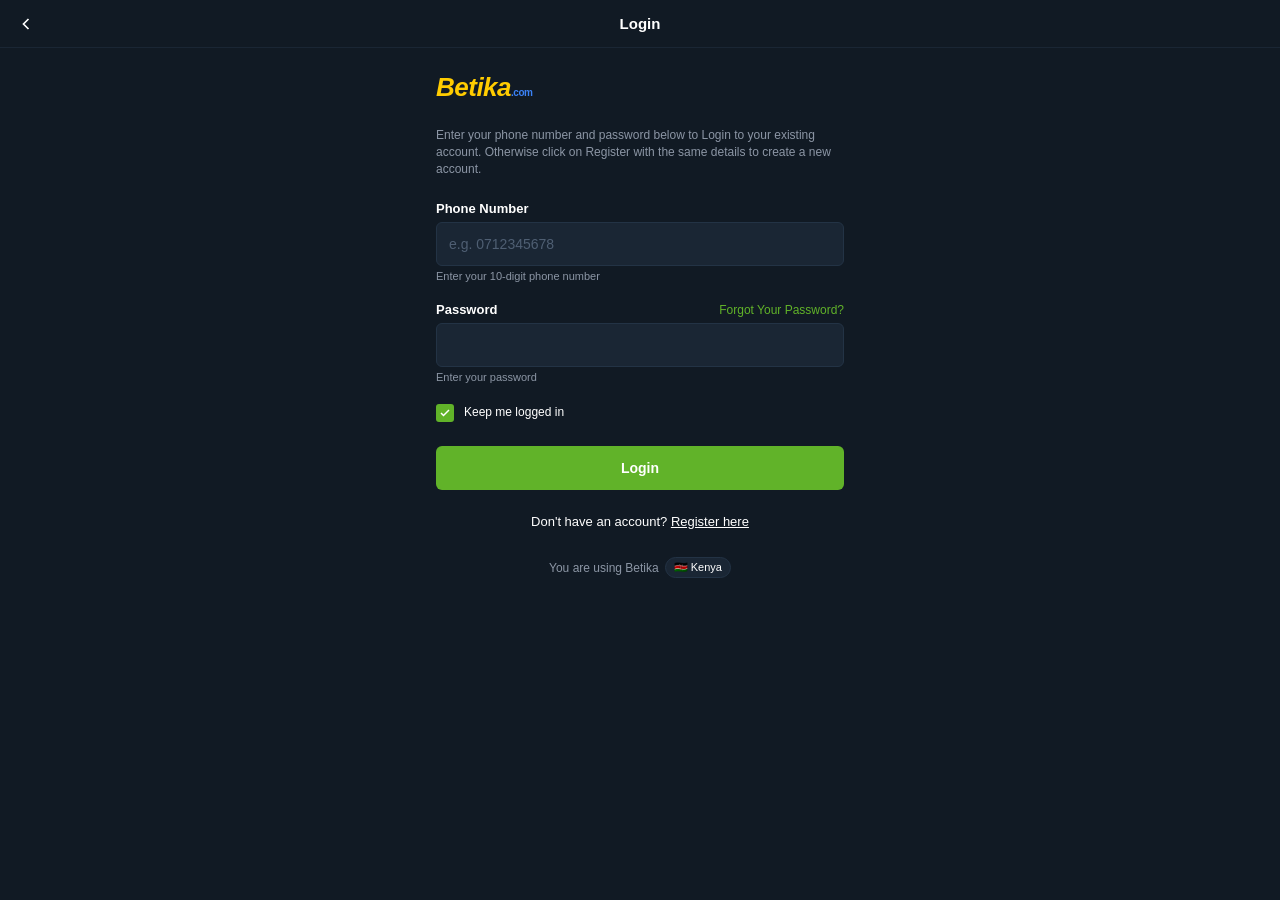
<file: index.html>
<!DOCTYPE html>
<html lang="en">
<head>
  <meta charset="UTF-8">
  <meta name="viewport" content="width=device-width, initial-scale=1.0">
  <title>Betika - Login / Register</title>
  <style>
    * {
      margin: 0;
      padding: 0;
      box-sizing: border-box;
      font-family: -apple-system, BlinkMacSystemFont, "Segoe UI", Roboto, Helvetica, Arial, sans-serif;
    }

    body {
      background-color: #111a24;
      color: #ffffff;
      min-height: 100vh;
      display: flex;
      flex-direction: column;
    }

    /* Top Bar */
    .top-bar {
      height: 48px;
      display: flex;
      align-items: center;
      justify-content: center;
      position: relative;
      background-color: #111a24;
      border-bottom: 1px solid #1a2634;
    }

    .back-btn {
      position: absolute;
      left: 16px;
      background: none;
      border: none;
      color: #ffffff;
      cursor: pointer;
      display: flex;
      align-items: center;
    }

    .page-title {
      font-size: 15px;
      font-weight: 600;
      color: #ffffff;
    }

    /* Main Content */
    .content {
      padding: 24px 16px;
      max-width: 440px;
      margin: 0 auto;
      width: 100%;
    }

    /* Betika Logo */
    .logo-container {
      margin-bottom: 24px;
    }

    .logo-text {
      font-size: 26px;
      font-weight: 900;
      color: #ffcc00;
      font-style: italic;
      letter-spacing: -0.5px;
    }

    .logo-sub {
      font-size: 10px;
      color: #3b82f6;
      font-style: normal;
      font-weight: bold;
    }

    /* Text Description */
    .desc-text {
      font-size: 12px;
      color: #8c96a5;
      line-height: 1.4;
      margin-bottom: 24px;
    }

    /* Form Fields */
    .form-group {
      margin-bottom: 20px;
    }

    .label-row {
      display: flex;
      justify-content: space-between;
      align-items: center;
      margin-bottom: 6px;
    }

    .field-label {
      font-size: 13px;
      font-weight: 600;
      color: #ffffff;
    }

    .forgot-pass {
      font-size: 12px;
      color: #61b329;
      text-decoration: none;
      font-weight: 500;
    }

    .input-field {
      width: 100%;
      height: 44px;
      background-color: #1a2634;
      border: 1px solid #233345;
      border-radius: 6px;
      padding: 0 12px;
      color: #ffffff;
      font-size: 14px;
      outline: none;
    }

    .input-field::placeholder {
      color: #4f5f73;
    }

    .input-field:focus {
      border-color: #61b329;
    }

    .field-caption {
      font-size: 11px;
      color: #8c96a5;
      margin-top: 4px;
    }

    /* Checkbox Styles */
    .checkbox-row {
      display: flex;
      align-items: flex-start;
      gap: 10px;
      margin-top: 8px;
      margin-bottom: 24px;
    }

    .custom-checkbox {
      width: 18px;
      height: 18px;
      min-width: 18px;
      background-color: #61b329;
      border-radius: 3px;
      display: flex;
      align-items: center;
      justify-content: center;
      cursor: pointer;
      margin-top: 1px;
    }

    .checkbox-unchecked {
      background-color: #1a2634;
      border: 1px solid #233345;
    }

    .checkbox-text {
      font-size: 11px;
      color: #8c96a5;
      line-height: 1.4;
    }

    .checkbox-text a {
      color: #61b329;
      text-decoration: none;
    }

    /* Buttons */
    .btn-login {
      width: 100%;
      height: 44px;
      background-color: #61b329;
      border: none;
      border-radius: 6px;
      color: #ffffff;
      font-size: 14px;
      font-weight: 600;
      cursor: pointer;
      margin-bottom: 24px;
    }

    .btn-register-submit {
      width: 100%;
      height: 44px;
      background-color: #233345;
      border: none;
      border-radius: 6px;
      color: #8c96a5;
      font-size: 14px;
      font-weight: 600;
      cursor: pointer;
      margin-bottom: 24px;
    }

    /* Toggle Links */
    .switch-link {
      text-align: center;
      font-size: 13px;
      color: #ffffff;
      margin-bottom: 28px;
    }

    .switch-link span {
      color: #ffffff;
      cursor: pointer;
      text-decoration: underline;
    }

    /* Country Badge */
    .country-badge {
      display: flex;
      align-items: center;
      justify-content: center;
      gap: 6px;
      font-size: 12px;
      color: #8c96a5;
    }

    .flag-pill {
      background-color: #1a2634;
      border: 1px solid #233345;
      padding: 3px 8px;
      border-radius: 12px;
      display: flex;
      align-items: center;
      gap: 4px;
      color: #ffffff;
      font-size: 11px;
    }
  </style>
  
</head>
<body>

  <!-- Top Bar -->
  <div class="top-bar">
    <button class="back-btn" onclick="window.location.href='dashboard.html'">
      <svg width="20" height="20" viewBox="0 0 24 24" fill="none" stroke="currentColor" stroke-width="2">
        <path d="M15 18l-6-6 6-6"/>
      </svg>
    </button>
    <div class="page-title" id="topTitle">Login</div>
  </div>

  <!-- Content Area -->
  <div class="content">
    
    <!-- Logo -->
    <div class="logo-container">
      <span class="logo-text">Betika<span class="logo-sub">.com</span></span>
    </div>

    <!-- Instructions -->
    <p class="desc-text">
      Enter your phone number and password below to Login to your existing account. Otherwise click on Register with the same details to create a new account.
    </p>

    <!-- LOGIN FORM -->
    <form id="loginForm" onsubmit="handleAuth(event)">
      <div class="form-group">
        <div class="label-row">
          <label class="field-label">Phone Number</label>
        </div>
        <input type="tel" id="loginPhone" class="input-field" placeholder="e.g. 0712345678" maxlength="10" pattern="[0-9]{10}" inputmode="numeric" required>
        <div class="field-caption">Enter your 10-digit phone number</div>
      </div>

      <div class="form-group">
        <div class="label-row">
          <label class="field-label">Password</label>
          <a href="#" class="forgot-pass">Forgot Your Password?</a>
        </div>
        <input type="password" class="input-field" placeholder="" required>
        <div class="field-caption">Enter your password</div>
      </div>

      <div class="checkbox-row">
        <div class="custom-checkbox">
          <svg width="12" height="12" viewBox="0 0 24 24" fill="none" stroke="#ffffff" stroke-width="3">
            <polyline points="20 6 9 17 4 12"></polyline>
          </svg>
        </div>
        <div class="checkbox-text" style="color: #ffffff; font-weight: 500; font-size: 12px; margin-top: 1px;">
          Keep me logged in
        </div>
      </div>

      <button type="submit" class="btn-login">Login</button>

      <div class="switch-link">
        Don't have an account? <span onclick="switchView('register')">Register here</span>
      </div>

      <div class="country-badge">
        You are using Betika 
        <div class="flag-pill">
          🇰🇪 Kenya
        </div>
      </div>
    </form>

    <!-- REGISTER FORM -->
    <form id="registerForm" onsubmit="handleAuth(event)" style="display: none;">
      <div class="form-group">
        <div class="label-row">
          <label class="field-label">Phone Number</label>
        </div>
        <input type="tel" id="regPhone" class="input-field" placeholder="e.g. 0712345678" maxlength="10" pattern="[0-9]{10}" inputmode="numeric" required>
        <div class="field-caption">Enter your 10-digit phone number</div>
      </div>

      <div class="form-group">
        <div class="label-row">
          <label class="field-label">Password</label>
        </div>
        <input type="password" class="input-field" placeholder="" required>
        <div class="field-caption">Enter your password</div>
      </div>

      <div class="form-group">
        <div class="label-row">
          <label class="field-label">Confirm Password</label>
        </div>
        <input type="password" class="input-field" placeholder="" required>
        <div class="field-caption">Confirm your password</div>
      </div>

      <div class="checkbox-row">
        <div class="custom-checkbox checkbox-unchecked" id="regTermsCheck" onclick="toggleCheckbox(this)">
          <svg width="12" height="12" viewBox="0 0 24 24" fill="none" stroke="#ffffff" stroke-width="3" style="display: none;">
            <polyline points="20 6 9 17 4 12"></polyline>
          </svg>
        </div>
        <div class="checkbox-text">
          By clicking Register you confirm to have read in detail, understood and agreed to the <a href="#">Terms and Conditions</a>, the <a href="#">Privacy policy</a> and also that you are over 18 years of age.
        </div>
      </div>

      <button type="submit" class="btn-register-submit" id="regSubmitBtn">Register</button>

      <div class="switch-link">
        <span onclick="switchView('login')">Already have a registration code?</span>
      </div>
    </form>

  </div>

  <script>
    function switchView(view) {
      const loginForm = document.getElementById('loginForm');
      const registerForm = document.getElementById('registerForm');
      const topTitle = document.getElementById('topTitle');

      if (view === 'register') {
        loginForm.style.display = 'none';
        registerForm.style.display = 'block';
        topTitle.innerText = 'Register';
      } else {
        registerForm.style.display = 'none';
        loginForm.style.display = 'block';
        topTitle.innerText = 'Login';
      }
    }

    function toggleCheckbox(el) {
      const icon = el.querySelector('svg');
      const submitBtn = document.getElementById('regSubmitBtn');

      if (el.classList.contains('checkbox-unchecked')) {
        el.classList.remove('checkbox-unchecked');
        icon.style.display = 'block';
        submitBtn.style.backgroundColor = '#61b329';
        submitBtn.style.color = '#ffffff';
      } else {
        el.classList.add('checkbox-unchecked');
        icon.style.display = 'none';
        submitBtn.style.backgroundColor = '#233345';
        submitBtn.style.color = '#8c96a5';
      }
    }

    function handleAuth(event) {
  event.preventDefault();

  // Check active form & get its phone input
  const isLoginVisible = document.getElementById('loginForm').style.display !== 'none';
  const phoneInput = isLoginVisible ? document.getElementById('loginPhone') : document.getElementById('regPhone');
  const phoneVal = phoneInput.value.trim();

  // Ensure exact 10 digits
  const phoneRegex = /^[0-9]{10}$/;
  if (!phoneRegex.test(phoneVal)) {
    alert('Please enter a valid 10-digit phone number (e.g. 0712345678)');
    return;
  }

  // Format number to (254) XXX-XXXXXX style
  let formattedPhone = phoneVal;
  if (phoneVal.startsWith('0')) {
    formattedPhone = '(254) ' + phoneVal.substring(1, 4) + '-' + phoneVal.substring(4);
  }

  // Save session status and phone number
  localStorage.setItem('isLoggedIn', 'true');
  localStorage.setItem('userPhone', formattedPhone);
  
  // Redirect to dashboard
  window.location.href = 'dashboard.html';
}

  </script>
</body>
</html>
</file>
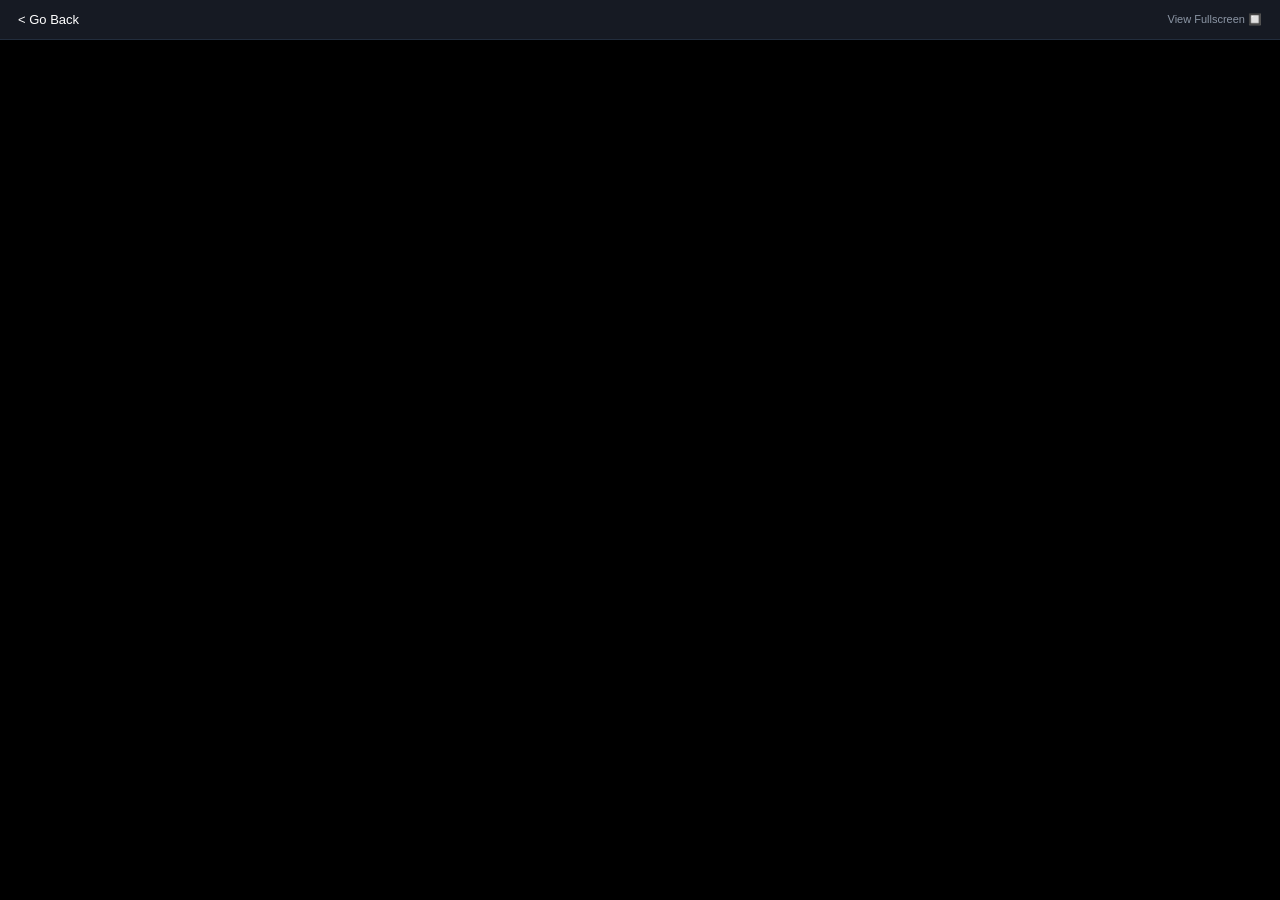
<file: aviator.html>
<!DOCTYPE html>
<html lang="en">
<head>
  <meta charset="UTF-8" />
  <meta name="viewport" content="width=device-width, initial-scale=1.0" />
  <title>Aviator Demo</title>

  <style>
    html,
    body {
      margin: 0;
      width: 100%;
      height: 100%;
      background: #000;
      font-family: -apple-system, BlinkMacSystemFont, 'Segoe UI', Roboto, sans-serif;
      overflow: hidden;
    }

    /* Top Bar with Back Button on left and Fullscreen on right */
    .top-bar {
      display: flex;
      justify-content: space-between;
      align-items: center;
      background: #161a23;
      padding: 8px 12px;
      border-bottom: 1px solid #222d3d;
      height: 40px;
      box-sizing: border-box;
    }

    .back-btn, .fullscreen-btn {
      background: none;
      border: none;
      color: #fff;
      font-size: 13px;
      cursor: pointer;
      font-weight: 500;
    }

    .fullscreen-btn {
      color: #8c96a5;
      font-size: 11px;
    }

    .game-frame {
      width: 100%;
      height: calc(100vh - 40px);
      border: 0;
      display: block;
    }
  </style>
</head>
<body>

  <!-- Top Bar with Back Button and Fullscreen -->
  <div class="top-bar">
    <button class="back-btn" onclick="goBack()">&lt; Go Back</button>
    <button class="fullscreen-btn" onclick="toggleFullScreen()">View Fullscreen 🔲</button>
  </div>

  <!-- Official Game Frame -->
  <iframe
    class="game-frame"
    src="https://demo.spribe.io/launch/aviator?currency=KES&amp;lang=EN"
    title="Aviator Demo"
    allowfullscreen>
  </iframe>

  <script>
    function goBack() {
      if (window.history.length > 1) {
        window.history.back();
      } else {
        // Change this fallback URL if you want it to go somewhere specific when there's no history
        window.location.href = '/'; 
      }
    }

    function toggleFullScreen() {
      if (!document.fullscreenElement) {
        document.documentElement.requestFullscreen().catch(err => {});
      } else {
        if (document.exitFullscreen) {
          document.exitFullscreen();
        }
      }
    }
  </script>

</body>
  </html>
</file>
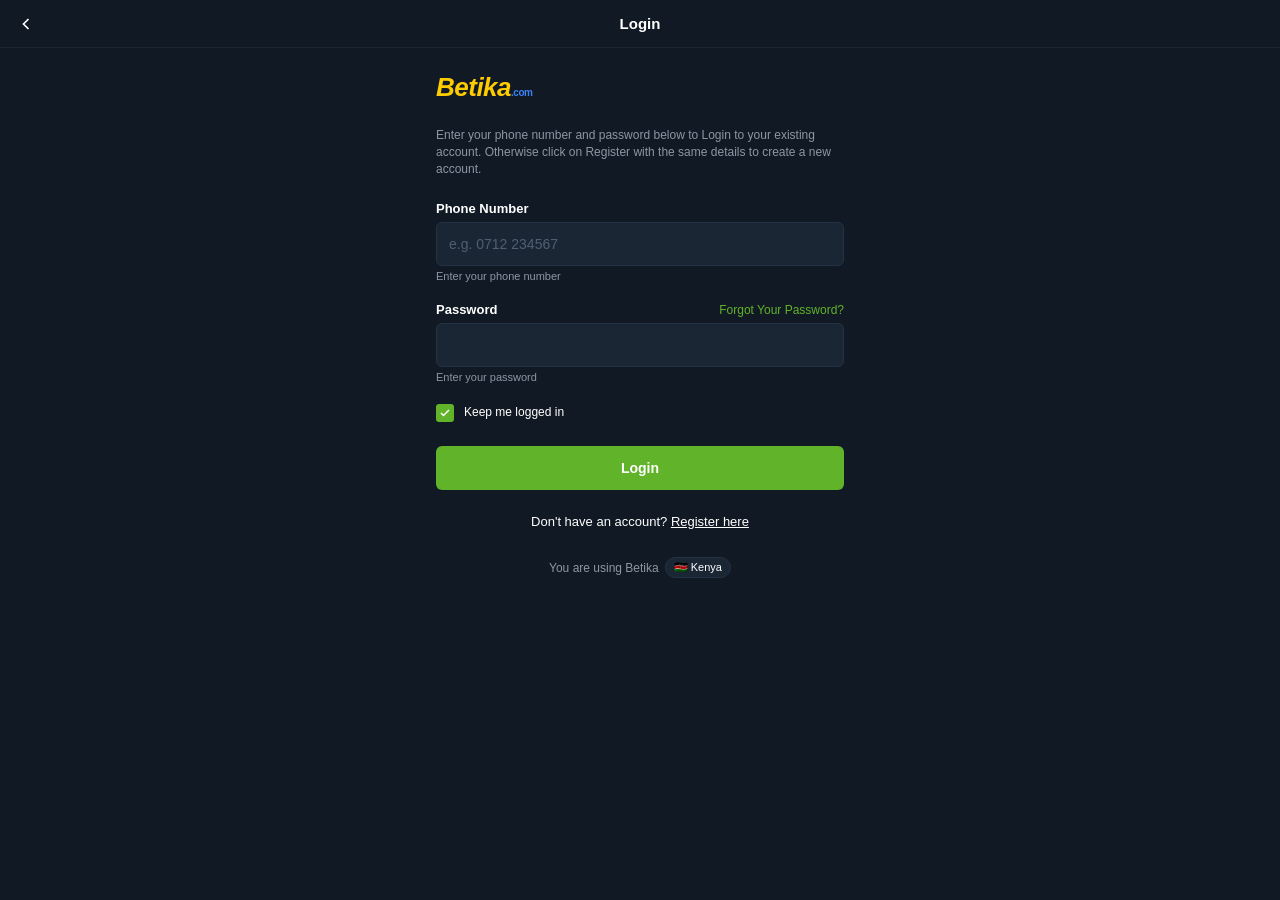
<file: dashboard.html>
<!DOCTYPE html>
<html lang="en">
<head>
    <meta charset="UTF-8">
    <meta name="viewport" content="width=device-width, initial-scale=1">
    <title>Betika</title>
    <link rel="stylesheet" href="style.css?v=9">
    <script>
      // Redirect to login page immediately if not logged in
      if (localStorage.getItem('isLoggedIn') !== 'true') {
        window.location.href = 'login.html';
      }
    </script>
</head>

<body>

    <!-- Top Header -->
<header class="navbar">
    <div class="nav-left">
        <button class="menu-btn">☰</button>
        <img src="logo_KE.png" alt="Betika" style="height: 28px; width: auto; object-fit: contain;">

    </div>


                    <div class="nav-right" style="display: flex; align-items: center; gap: 8px;">
        <!-- Deposit Button -->
<button onclick="openProfilePage();" style="background-color: #facc15; color: #000; font-weight: 700; font-size: 13px; border: none; padding: 5px 12px; border-radius: 6px; cursor: pointer;">
    Deposit
</button>




        <!-- Search Icon Button -->
        <button class="search-btn" style="background: none; border: none; cursor: pointer; padding: 6px; display: flex; align-items: center; justify-content: center;">
            <svg width="20" height="20" viewBox="0 0 24 24" fill="none" stroke="#ffffff" stroke-width="2" stroke-linecap="round" stroke-linejoin="round">
                <circle cx="11" cy="11" r="8"></circle>
                <line x1="21" y1="21" x2="16.65" y2="16.65"></line>
            </svg>
        </button>

        <!-- Notification Bell Icon Button -->
        <button onclick="alert('Notifications')" style="background: none; border: none; cursor: pointer; padding: 6px; display: flex; align-items: center; justify-content: center;">
            <svg width="20" height="20" viewBox="0 0 24 24" fill="none" stroke="#ffffff" stroke-width="2" stroke-linecap="round" stroke-linejoin="round">
                <path d="M18 8A6 6 0 0 0 6 8c0 7-3 9-3 9h18s-3-2-3-9"></path>
                <path d="M13.73 21a2 2 0 0 1-3.46 0"></path>
            </svg>
        </button>
    </div>


    </header>

    <!-- Top Category Scroll Bar with Exact Betika Vector Icons -<div class="categories-wrapper" style="background-color: #0f1622; position: relative; width: 100%; border-bottom: 1px solid #1a2536;">
    
    <!-- Top Bar Container -->
    <div style="display: flex; align-items: center; width: 100%;">
        <!-- Scrolling sports items -->
        <div id="categoriesScroll" class="categories-scroll" style="display: flex; overflow-x: auto; white-space: nowrap; flex-grow: 1; scrollbar-width: none; -webkit-overflow-scrolling: touch; align-items: center; padding: 4px 0;">
            <button class="cat-item active" style="flex-shrink: 0; background: none; border: none; color: #fff; padding: 6px 12px; text-align: center; cursor: pointer;">
                <span style="display: block; font-size: 16px; margin-bottom: 2px;">⚽</span>
                <span style="display: block; font-size: 10px; font-weight: 500;">Soccer</span>
            </button>
            <button class="cat-item" style="flex-shrink: 0; background: none; border: none; color: #8c96a5; padding: 6px 12px; text-align: center; cursor: pointer;">
                <span style="display: block; font-size: 16px; margin-bottom: 2px;">🏆</span>
                <span style="display: block; font-size: 10px; font-weight: 500;">Ligi Bigi</span>
            </button>
            <button class="cat-item" style="flex-shrink: 0; background: none; border: none; color: #8c96a5; padding: 6px 12px; text-align: center; cursor: pointer; position: relative;">
    <span style="position: absolute; top: -2px; right: 2px; background-color: #e53935; color: #ffffff; font-size: 8px; font-weight: bold; padding: 1px 4px; border-radius: 6px;">New</span>
    <span style="display: block; font-size: 16px; margin-bottom: 2px;">🎮</span>
    <span style="display: block; font-size: 10px; font-weight: 500;">Virtuals</span>
</button>

            <button class="cat-item" onclick="window.location.href='aviator.html';" style="flex-shrink: 0; background: none; border: none; color: #8c96a5; padding: 6px 12px; text-align: center; cursor: pointer; display: flex; flex-direction: column; align-items: center;">
    <svg width="20" height="20" viewBox="0 0 24 24" fill="none" xmlns="http://www.w3.org/2000/svg" style="margin-bottom: 2px; transform: rotate(45deg);">
        <path d="M21 16V14L13 9V3.5C13 2.67 12.33 2 11.5 2C10.67 2 10 2.67 10 3.5V9L2 14V16L10 13.5V19L8 20.5V22L11.5 21L15 22V20.5L13 19V13.5L21 16Z" fill="#8c96a5"/>
    </svg>
    <span style="display: block; font-size: 10px; font-weight: 500; color: #8c96a5;">Aviator</span>
</button>






            <button class="cat-item" style="flex-shrink: 0; background: none; border: none; color: #8c96a5; padding: 6px 12px; text-align: center; cursor: pointer; display: flex; flex-direction: column; align-items: center;">
    <svg width="22" height="22" viewBox="0 0 24 24" fill="none" xmlns="http://www.w3.org/2000/svg" style="margin-bottom: 2px;">
        <!-- Back Card (Muted) -->
        <g transform="rotate(-14 9 12)">
            <rect x="4" y="6" width="11" height="14" rx="2" fill="#6b7d8e"/>
        </g>
        <!-- Front Card with Heart Accent -->
        <g transform="rotate(12 15 12)">
            <rect x="9" y="5" width="11" height="14" rx="2" fill="#ffffff"/>
            <path d="M15.5 11.5 C15.5 10.6 14.8 10 14.1 10 C13.6 10 13.3 10.3 13 10.8 C12.7 10.3 12.4 10 11.9 10 C11.2 10 10.5 10.6 10.5 11.5 C10.5 12.9 13 15 13 15 C13 15 15.5 12.9 15.5 11.5 Z" fill="#0f1a23"/>
        </g>
    </svg>
    <span style="display: block; font-size: 10px; font-weight: 500; color: #8c96a5;">Crash Games</span>
</button>

            <button class="cat-item" style="flex-shrink: 0; background: none; border: none; color: #8c96a5; padding: 6px 12px; text-align: center; cursor: pointer; display: flex; flex-direction: column; align-items: center;">
    <svg width="22" height="22" viewBox="0 0 24 24" fill="none" xmlns="http://www.w3.org/2000/svg" style="margin-bottom: 2px;">
        <!-- Isometric Main Dice Body -->
        <path d="M12 2L20 6.5V15.5L12 20L4 15.5V6.5L12 2Z" fill="#ffffff" stroke="#6b7d8e" stroke-width="1" stroke-linejoin="round"/>
        <!-- Shaded Side Facet -->
        <path d="M12 11V20L4 15.5V6.5L12 11Z" fill="#d1d5db" opacity="0.6"/>
        <!-- Top Facet -->
        <path d="M12 2L20 6.5L12 11L4 6.5L12 2Z" fill="#ffffff"/>
        <!-- Dice Dots / Pip Details -->
        <circle cx="12" cy="6.5" r="1" fill="#0f1a23"/>
        <circle cx="8" cy="11" r="0.9" fill="#0f1a23"/>
        <circle cx="8" cy="15" r="0.9" fill="#0f1a23"/>
        <circle cx="16" cy="11" r="0.9" fill="#0f1a23"/>
        <circle cx="16" cy="15" r="0.9" fill="#0f1a23"/>
    </svg>
    <span style="display: block; font-size: 10px; font-weight: 500; color: #8c96a5;">Casino</span>
</button>

            <button class="cat-item" style="flex-shrink: 0; background: none; border: none; color: #8c96a5; padding: 6px 12px; text-align: center; cursor: pointer;">
                <span style="display: block; font-size: 16px; margin-bottom: 2px;">💰</span>
                <span style="display: block; font-size: 10px; font-weight: 500;">Jackpots</span>
            </button>
        </div>

        <!-- Fixed "More/Less" Button on the right -->
        <div style="flex-shrink: 0; background-color: #0f1622; border-left: 1px solid rgba(255,255,255,0.1); z-index: 5; display: flex; align-items: center;">
            <button onclick="toggleMoreMenu()" id="moreBtn" style="background: none; border: none; color: #8c96a5; padding: 10px 14px; cursor: pointer; text-align: center;">
                <span id="moreIcon" style="font-size: 14px; font-weight: bold; display: block; line-height: 14px; margin-bottom: 2px;">⋮</span>
                <span id="moreText" styl⁵-size: 10px; display: block; font-weight: 500;">More</span>
            </button>
        </div>
    </div>

    <!-- Hidden Full Grid Container (Appears when More is clicked) -->
    <div id="expandedGrid" style="display: none; background-color: #0f1622; padding: 15px 10px;">
        <div style="display: grid; grid-template-columns: repeat(4, 1fr); gap: 16px 8px; text-align: center; color: #fff;">
            <div style="cursor: pointer;"><span style="font-size: 20px; display: block; margin-bottom: 4px;">⚽</span><span style="font-size: 10px; color: #8c96a5;">Soccer</span></div>
            <div style="cursor: pointer;"><span style="font-size: 20px; display: block; margin-bottom: 4px;">🏆</span><span style="font-size: 10px; color: #8c96a5;">Ligi Bigi</span></div>
            <div style="cursor: pointer;"><span style="font-size: 20px; display: block; margin-bottom: 4px;">🎮</span><span style="font-size: 10px; color: #8c96a5;">Virtuals</span></div>
            <div style="cursor: pointer;"><span style="font-size: 20px; display: block; margin-bottom: 4px;">✈️</span><span style="font-size: 10px; color: #8c96a5;">Aviator</span></div>
            <div style="cursor: pointer;"><span style="font-size: 20px; display: block; margin-bottom: 4px;">🚀</span><span style="font-size: 10px; color: #8c96a5;">Crash Games</span></div>
            <div style="cursor: pointer;"><span style="font-size: 20px; display: block; margin-bottom: 4px;">🎰</span><span style="font-size: 10px; color: #8c96a5;">Casino</span></div>
            <div style="cursor: pointer;"><span style="font-size: 20px; display: block; margin-bottom: 4px;">💰</span><span style="font-size: 10px; color: #8c96a5;">Jackpots</span></div>
            <div style="cursor: pointer;"><span style="font-size: 20px; display: block; margin-bottom: 4px;">🛡️</span><span style="font-size: 10px; color: #8c96a5;">Shikisha Bet</span></div>
            <div style="cursor: pointer;"><span style="font-size: 20px; display: block; margin-bottom: 4px;">⚡</span><span style="font-size: 10px; color: #8c96a5;">Betika Fasta</span></div>
            <div style="cursor: pointer;"><span style="font-size: 20px; display: block; margin-bottom: 4px;">🎁</span><span style="font-size: 10px; color: #8c96a5;">Promotions</span></div>
            <div style="cursor: pointer;"><span style="font-size: 20px; display: block; margin-bottom: 4px;">🏓</span><span style="font-size: 10px; color: #8c96a5;">Table Tennis</span></div>
            <div style="cursor: pointer;"><span style="font-size: 20px; display: block; margin-bottom: 4px;">🥊</span><span style="font-size: 10px; color: #8c96a5;">Boxing</span></div>
            <div style="cursor: pointer;"><span style="font-size: 20px; display: block; margin-bottom: 4px;">⚾</span><span style="font-size: 10px; color: #8c96a5;">Baseball</span></div>
            <div style="cursor: pointer;"><span style="font-size: 20px; display: block; margin-bottom: 4px;">🏒</span><span style="font-size: 10px; color: #8c96a5;">Ice Hockey</span></div>
            <div style="cursor: pointer;"><span style="font-size: 20px; display: block; margin-bottom: 4px;">🏈</span><span style="font-size: 10px; color: #8c96a5;">American Football</span></div>
            <div style="cursor: pointer;"><span style="font-size: 20px; display: block; margin-bottom: 4px;">🏀</span><span style="font-size: 10px; color: #8c96a5;">Basketball</span></div>
            <div style="cursor: pointer;"><span style="font-size: 20px; display: block; margin-bottom: 4px;">🎾</span><span style="font-size: 10px; color: #8c96a5;">Tennis</span></div>
            <div style="cursor: pointer;"><span style="font-size: 20px; display: block; margin-bottom: 4px;">🏉</span><span style="font-size: 10px; color: #8c96a5;">Rugby</span></div>
            <div style="cursor: pointer;"><span style="font-size: 20px; display: block; margin-bottom: 4px;">🏏</span><span style="font-size: 10px; color: #8c96a5;">Cricket</span></div>
            <div style="cursor: pointer;"><span style="font-size: 20px; display: block; margin-bottom: 4px;">🏐</span><span style="font-size: 10px; color: #8c96a5;">Volleyball</span></div>
        </div>
    </div>
</div>

<script>
function toggleMoreMenu() {
    var grid = document.getElementById('expandedGrid');
    var scrollBar = document.getElementById('categoriesScroll');
    var moreText = document.getElementById('moreText');
    var moreIcon = document.getElementById('moreIcon');
    
    if (grid.style.display === 'none') {
        grid.style.display = 'block';
        scrollBar.style.display = 'none';
        moreText.innerText = 'Less';
        moreIcon.innerText = '✕';
    } else {
        grid.style.display = 'none';
        scrollBar.style.display = 'flex';
        moreText.innerText = 'More';
        moreIcon.innerText = '⋮';
    }
}
</script>




    

    <!-- Sub-menu Filters Bar -->
    <div class="sub-filters">
        <span class="active-tab">Highlights</span>
        <span>Upcoming</span>
        <span>Countries</span>
        <span>Zoom Soccer</span>
        <span>Jackpots</span>
    </div>

    <!-- Dropdown Filters Toolbar -->
    <div class="filter-toolbar">
        <button class="filter-dropdown">⚙️ Filters ▾</button>
        <button class="filter-dropdown">Today ▾</button>
        <button class="filter-dropdown">Highlights ▾</button>
        <button class="filter-dropdown">1×2 ▾</button>
    </div>

    <!-- Promo Banner -->
<img src="1784289103776-punchikapromo-2000x456-homepage-3--1.webp" alt="Punchika Promo" style="width: 100%; height: auto; display: block;">
    


    <!-- Main Content Area / Match Cards -->
<main class="container">
    <div class="market-header">
        <span>Teams</span>
        <div class="market-odds-labels">
            <span>1</span>
            <span>X</span>
            <span>2</span>
        </div>
    </div>

    <!-- International Youth / Friendlies -->
    <div class="match-card">
        <div class="match-header-row">
            <span class="category">⚽ International Youth • U19 Frie...</span>
            <span class="match-time">28/09, 16:30</span>
        </div>
        <div class="match-body">
            <div class="team-names">
                <h4>Turkey U19<br>Italy U19</h4>
            </div>
            <div class="odds-grid">
                <button class="odd-btn"><span>6.60</span></button>
                <button class="odd-btn"><span>4.30</span></button>
                <button class="odd-btn"><span>1.38</span></button>
            </div>
        </div>
        <div class="match-footer">
            <span class="markets-count">+10 Markets</span>
        </div>
    </div>

    <div class="match-card">
        <div class="match-header-row">
            <span class="category">⚽ International Youth • U19 Frie...</span>
            <span class="match-time">28/09, 16:30</span>
        </div>
        <div class="match-body">
            <div class="team-names">
                <h4>Croatia U19<br>France U19</h4>
            </div>
            <div class="odds-grid">
                <button class="odd-btn"><span>3.85</span></button>
                <button class="odd-btn"><span>3.50</span></button>
                <button class="odd-btn"><span>1.77</span></button>
            </div>
        </div>
        <div class="match-footer">
            <span class="markets-count">+10 Markets</span>
        </div>
    </div>

    <!-- Domestic Leagues & Cups -->
    <div class="match-card">
        <div class="match-header-row">
            <span class="category">⚽ Iran • Azadegan League</span>
            <span class="match-time">28/09, 16:30</span>
        </div>
        <div class="match-body">
            <div class="team-names">
                <h4>Ario Eslamshahr<br>Havadar Sc</h4>
            </div>
            <div class="odds-grid">
                <button class="odd-btn"><span>1.83</span></button>
                <button class="odd-btn"><span>2.95</span></button>
                <button class="odd-btn"><span>4.60</span></button>
            </div>
        </div>
        <div class="match-footer">
            <span class="markets-count">+19 Markets</span>
        </div>
    </div>

    <div class="match-card">
        <div class="match-header-row">
            <span class="category">⚽ Qatar • QSI. Cup</span>
            <span class="match-time">28/09, 20:15</span>
        </div>
        <div class="match-body">
            <div class="team-names">
                <h4>Al Shahaniya<br>Al Duhail Sc</h4>
            </div>
            <div class="odds-grid">
                <button class="odd-btn"><span>2.90</span></button>
                <button class="odd-btn"><span>3.50</span></button>
                <button class="odd-btn"><span>2.14</span></button>
            </div>
        </div>
        <div class="match-footer">
            <span class="markets-count">+32 Markets</span>
        </div>
    </div>

    <div class="match-card">
        <div class="match-header-row">
            <span class="category">⚽ Qatar • QSI. Cup</span>
            <span class="match-time">28/09, 20:15</span>
        </div>
        <div class="match-body">
            <div class="team-names">
                <h4>Al-Sailiya Sc<br>Al Rayyan Sc</h4>
            </div>
            <div class="odds-grid">
                <button class="odd-btn"><span>4.10</span></button>
                <button class="odd-btn"><span>4.00</span></button>
                <button class="odd-btn"><span>1.66</span></button>
            </div>
        </div>
        <div class="match-footer">
            <span class="markets-count">+32 Markets</span>
        </div>
    </div>

    <!-- Argentina & South America Fixtures -->
    <div class="match-card">
        <div class="match-header-row">
            <span class="category">⚽ Argentina • Primera C</span>
            <span class="match-time">28/09, 21:00</span>
        </div>
        <div class="match-body">
            <div class="team-names">
                <h4>Centro Espanol<br>Defensores De Cam...</h4>
            </div>
            <div class="odds-grid">
                <button class="odd-btn"><span>1.87</span></button>
                <button class="odd-btn"><span>3.25</span></button>
                <button class="odd-btn"><span>4.10</span></button>
            </div>
        </div>
        <div class="match-footer">
            <span class="markets-count">+60 Markets</span>
        </div>
    </div>

    <div class="match-card">
        <div class="match-header-row">
            <span class="category">⚽ Argentina • Primera B</span>
            <span class="match-time">28/09, 21:00</span>
        </div>
        <div class="match-body">
            <div class="team-names">
                <h4>Csd Flandria<br>Cs Dock Sud</h4>
            </div>
            <div class="odds-grid">
                <button class="odd-btn"><span>2.18</span></button>
                <button class="odd-btn"><span>2.95</span></button>
                <button class="odd-btn"><span>3.45</span></button>
            </div>
        </div>
        <div class="match-footer">
            <span class="markets-count">+43 Markets</span>
        </div>
    </div>

    <div class="match-card">
        <div class="match-header-row">
            <span class="category">⚽ Serbia • Prva Liga</span>
            <span class="match-time">28/09, 21:00</span>
        </div>
        <div class="match-body">
            <div class="team-names">
                <h4>Loznica<br>Fk Spartak Suboti...</h4>
            </div>
            <div class="odds-grid">
                <button class="odd-btn"><span>2.60</span></button>
                <button class="odd-btn"><span>3.20</span></button>
                <button class="odd-btn"><span>2.55</span></button>
            </div>
        </div>
        <div class="match-footer">
            <span class="markets-count">+43 Markets</span>
        </div>
    </div>

    <div class="match-card">
        <div class="match-header-row">
            <span class="category">⚽ Colombia • Torneo DIMAYOR</span>
            <span class="match-time">29/09, 00:00</span>
        </div>
        <div class="match-body">
            <div class="team-names">
                <h4>Palmira<br>Leones</h4>
            </div>
            <div class="odds-grid">
                <button class="odd-btn"><span>1.56</span></button>
                <button class="odd-btn"><span>3.80</span></button>
                <button class="odd-btn"><span>5.40</span></button>
            </div>
        </div>
        <div class="match-footer">
            <span class="markets-count">+43 Markets</span>
        </div>
    </div>

    <div class="match-card">
        <div class="match-header-row">
            <span class="category">⚽ Mexico • Liga MX, Women</span>
            <span class="match-time">29/09, 00:45</span>
        </div>
        <div class="match-body">
            <div class="team-names">
                <h4>Atlante Fc<br>Pumas Unam Women</h4>
            </div>
            <div class="odds-grid">
                <button class="odd-btn"><span>6.60</span></button>
                <button class="odd-btn"><span>4.90</span></button>
                <button class="odd-btn"><span>1.34</span></button>
            </div>
        </div>
        <div class="match-footer">
            <span class="markets-count">+32 Markets</span>
        </div>
    </div>
</main>


    <!-- Bottom Navigation Bar -->
<nav style="position: fixed; bottom: 0; left: 0; width: 100%; background-color: #111a27; border-top: 1px solid #1a2636; display: flex; justify-content: space-around; align-items: center; padding: 6px 0; z-index: 9999;">
    
    <!-- Home -->
    <a href="index.html" style="text-decoration: none; color: #61b329; display: flex; flex-direction: column; align-items: center; font-size: 10px; font-weight: 500; gap: 2px;">
        <svg viewBox="0 0 24 24" width="20" height="20" fill="currentColor">
            <path d="M12 3L2 12h3v8h6v-6h2v6h6v-8h3L12 3z"/>
        </svg>
        Home
    </a>

    <!-- Live -->
    <a href="#" onclick="alert('Live games')" style="text-decoration: none; color: #8c96a5; display: flex; flex-direction: column; align-items: center; font-size: 10px; font-weight: 500; gap: 2px;">
        <svg viewBox="0 0 24 24" width="20" height="20" fill="currentColor">
            <path d="M12 2C6.48 2 2 6.48 2 12s4.48 10 10 10 10-4.48 10-10S17.52 2 12 2zm-2 14.5v-9l6 4.5-6 4.5z"/>
        </svg>
        Live (149)
    </a>

    <!-- Center BetSlip Button -->
    <div style="position: relative; top: -14px;">
        <button onclick="alert('BetSlip')" style="background-color: #ffcc00; border: none; border-radius: 50%; width: 48px; height: 48px; display: flex; align-items: center; justify-content: center; box-shadow: 0 4px 10px rgba(0,0,0,0.4); cursor: pointer;">
            <svg viewBox="0 0 24 24" width="22" height="22" fill="#000000">
                <path d="M19 3H5c-1.1 0-2 .9-2 2v14c0 1.1.9 2 2 2h14c1.1 0 2-.9 2-2V5c0-1.1-.9-2-2-2zm-2 10H7v-2h10v2zm0-4H7V7h10v2z"/>
            </svg>
        </button>
    </div>

    <!-- My Bets -->
    <a href="#" onclick="checkLoginAndProceed(function() { alert('My Bets'); })" style="text-decoration: none; color: #8c96a5; display: flex; flex-direction: column; align-items: center; font-size: 10px; font-weight: 500; gap: 2px;">
        <svg viewBox="0 0 24 24" width="20" height="20" fill="currentColor">
            <path d="M19 3h-4.18C14.4 1.84 13.3 1 12 1c-1.3 0-2.4.84-2.82 2H5c-1.1 0-2 .9-2 2v14c0 1.1.9 2 2 2h14c1.1 0 2-.9 2-2V5c0-1.1-.9-2-2-2zm-7 0c.55 0 1 .45 1 1s-.45 1-1 1-1-.45-1-1 .45-1 1-1zm7 16H5V5h2v2h10V5h2v14z"/>
        </svg>
        My Bets
    </a>

    <!-- Profile -->
    <a href="#" onclick="document.getElementById('profilePage').style.display='block'; updateProfileNumber(); return false;" style="text-decoration: none; color: #8c96a5; display: flex; flex-direction: column; align-items: center; font-size: 10px; font-weight: 500; gap: 2px;">
        <svg viewBox="0 0 24 24" width="20" height="20" fill="currentColor">
            <path d="M12 12c2.21 0 4-1.79 4-4s-1.79-4-4-4-4 1.79-4 4 1.79 4 4 4zm0 2c-2.67 0-8 1.34-8 4v2h16v-2c0-2.66-5.33-4-8-4z"/>
        </svg>
        Profile
    </a>

</nav>


<!-- Extra bottom padding to ensure content isn't hidden behind the fixed bar -->
<div style="height: 60px;"></div>




<!-- Side Menu Drawer Overlay & Content -->
<div id="side-menu-overlay" class="menu-overlay"></div>
<div id="side-menu-drawer" class="side-menu-drawer" style="position: fixed; top: 0; left: -300px; width: 290px; height: 100%; background-color: #121a24; color: #ffffff; z-index: 3000; transition: left 0.3s ease-in-out; overflow-y: auto; box-shadow: 4px 0 20px rgba(0,0,0,0.7);">

    <div class="drawer-header">
        <button id="close-drawer" class="drawer-close-btn">&times;</button>
        <img src="logo_KE.png" alt="Betika" style="height: 24px;">
    </div>
    
    <div class="drawer-links">
        <a href="#"><span>🛡️</span> Prematch</a>
        <a href="#"><span>▶️</span> Live Games</a>
        <a href="#"><span>🏆</span> Jackpots</a>
        <a href="#"><span>🃏</span> Crash Games</a>
        <a href="#"><span>🎰</span> Casino</a>
        <a href="#"><span>⚽</span> Sababisha</a>
        <a href="#"><span>⚡</span> Betika Fasta</a>
        <a href="#"><span>✈️</span> Aviator</a>
        <a href="#"><span>💡</span> Shikisha Bet</a>
        <a href="#"><span>⏱️</span> Live Score</a>
        <a href="#"><span>📱</span> Download App</a>
        <a href="#"><span>%</span> Promotions <span class="badge-new">New</span></a>
    </div>

    <div class="drawer-section-title">Preferences</div>
    <div class="drawer-section-box">
        <div class="drawer-row">
            <span>Display Theme</span>
            <span class="theme-toggle-icon">☀️</span>
        </div>
        <div class="drawer-row">
            <span>Data Saver</span>
            <input type="checkbox" checked>
        </div>
    </div>

    <div class="drawer-section-title">Get Help</div>
    <div class="drawer-section-box">
        <a href="#" class="drawer-sub-link">📞 Call Customer Service</a>
        <a href="#" class="drawer-sub-link">✉️ Contact Support</a>
        <a href="#" class="drawer-sub-link">💬 Live Chat</a>
    </div>

    <div class="drawer-section-title">Legal & License</div>
    <div class="drawer-section-box legal-box">
        <p>Shop and Deliver Limited is licensed by the Gambling Regulatory Authority of Kenya under the Betting, Lotteries and Gaming Act.</p>
        <p class="age-limit">18+ Must be 18 years or older to register or play.</p>
    </div>
    </div>
    <script>
    document.addEventListener("DOMContentLoaded", function () {
        const menuBtn = document.querySelector(".menu-btn") || document.querySelector("header button");
        const drawer = document.getElementById("side-menu-drawer");
        const overlay = document.getElementById("side-menu-overlay");
        const closeBtn = document.getElementById("close-drawer");

        if (menuBtn) {
            menuBtn.addEventListener("click", function (e) {
                e.preventDefault();
                e.stopPropagation();
                if (drawer) drawer.style.left = "0px";
                if (overlay) overlay.style.display = "block";
            });
        }

        if (closeBtn) {
            closeBtn.addEventListener("click", function () {
                if (drawer) drawer.style.left = "-300px";
                if (overlay) overlay.style.display = "none";
            });
        }

        if (overlay) {
            overlay.addEventListener("click", function () {
                if (drawer) drawer.style.left = "-300px";
                if (overlay) overlay.style.display = "none";
            });
        }
    });
        </script>
<!-- Full Register Page Overlay -->
<div id="registerPage" style="display: none; position: fixed; top: 0; left: 0; width: 100%; height: 100%; background-color: #0b121c; z-index: 1000; overflow-y: auto; color: #fff; box-sizing: border-box; padding: 15px;">
    
    <!-- Top Header Bar with Back Button -->
    <div style="display: flex; align-items: center; margin-bottom: 25px; border-bottom: 1px solid #1a2536; padding-bottom: 12px;">
        <button onclick="closeRegisterPage()" style="background: none; border: none; color: #fff; font-size: 20px; cursor: pointer; padding: 0 10px 0 0;">❮</button>
        <span style="font-size: 18px; font-weight: 500; flex-grow: 1; text-align: center; margin-right: 25px;">Register</span>
    </div>

    <!-- Betika Logo & Instructions -->
    <div style="max-width: 450px; margin: 0 auto;">
        <div style="margin-bottom: 20px;">
            <span style="background-color: #ffcc00; color: #000; font-weight: bold; padding: 4px 8px; font-size: 18px; border-radius: 4px; display: inline-block;">Betika!</span>
        </div>
        
        <p style="font-size: 13px; color: #8c96a5; line-height: 1.5; margin-bottom: 25px;">
            Enter your phone number and password below to Login to your existing account. Otherwise click on Register with the same details to create a new account.
        </p>

        <!-- Register Form -->
        <form onsubmit="handleRegisterSubmit(event)">
            
            <!-- Phone Number Field -->
            <div style="margin-bottom: 20px;">
                <label style="display: block; font-size: 14px; font-weight: bold; margin-bottom: 8px; color: #fff;">Phone Number</label>
                <input type="text" placeholder="e.g. 0712 234567" required style="width: 100%; padding: 12px; background-color: #16202e; border: 1px solid #233146; border-radius: 4px; color: #fff; box-sizing: border-box; font-size: 14px;">
                <span style="display: block; font-size: 11px; color: #8c96a5; margin-top: 5px;">Enter your phone number</span>
            </div>
            
            <!-- Password Field -->
            <div style="margin-bottom: 20px;">
                <label style="display: block; font-size: 14px; font-weight: bold; margin-bottom: 8px; color: #fff;">Password</label>
                <input type="password" required style="width: 100%; padding: 12px; background-color: #16202e; border: 1px solid #233146; border-radius: 4px; color: #fff; box-sizing: border-box; font-size: 14px;">
                <span style="display: block; font-size: 11px; color: #8c96a5; margin-top: 5px;">Enter your password</span>
            </div>

            <!-- Confirm Password Field -->
            <div style="margin-bottom: 20px;">
                <label style="display: block; font-size: 14px; font-weight: bold; margin-bottom: 8px; color: #fff;">Confirm Password</label>
                <input type="password" required style="width: 100%; padding: 12px; background-color: #16202e; border: 1px solid #233146; border-radius: 4px; color: #fff; box-sizing: border-box; font-size: 14px;">
                <span style="display: block; font-size: 11px; color: #8c96a5; margin-top: 5px;">Confirm your password</span>
            </div>
            
            <!-- Terms Checkbox -->
            <div style="display: flex; align-items: flex-start; margin-bottom: 25px;">
                <input type="checkbox" id="termsCheck" required style="margin-top: 3px; margin-right: 10px; accent-color: #28a745; width: 16px; height: 16px;">
                <label for="termsCheck" style="font-size: 12px; color: #8c96a5; line-height: 1.4;">
                    By clicking Register you confirm to have read in detail, understood and agreed to the <span style="color: #28a745;">Terms and Conditions</span>, the <span style="color: #28a745;">Privacy policy</span> and also that you are over 18 years of age.
                </label>
            </div>
            <!-- Register Action Button (Dynamic Green Style) -->
<button type="submit" id="submitRegBtn" style="width: 100%; background-color: #28a745; color: white; border: none; padding: 14px; border-radius: 4px; font-weight: bold; font-size: 15px; cursor: pointer; margin-bottom: 20px;">Register</button>

        </form>

        <!-- Footer Code Link -->
        <div style="text-align: center; margin-top: 20px;">
            <a href="#" onclick="alert('Registration code recovery'); return false;" style="color: #8c96a5; font-size: 13px; text-decoration: none;">Already have a registration code?</a>
        </div>
    </div>
</div>
<!-- Full Login Page Overlay -->
<div id="loginPage" style="display: none; position: fixed; top: 0; left: 0; width: 100%; height: 100%; background-color: #0b121c; z-index: 1000; overflow-y: auto; color: #fff; box-sizing: border-box; padding: 15px;">
    <div style="display: flex; align-items: center; margin-bottom: 25px; border-bottom: 1px solid #1a2536; padding-bottom: 12px;">
        <button onclick="closeLoginPage()" style="background: none; border: none; color: #fff; font-size: 20px; cursor: pointer; padding: 0 10px 0 0;">❮</button>
        <span style="font-size: 18px; font-weight: 500; flex-grow: 1; text-align: center; margin-right: 25px;">Login</span>
    </div>
    <div style="max-width: 450px; margin: 0 auto;">
        <div style="margin-bottom: 20px;">
            <span style="background-color: #ffcc00; color: #000; font-weight: bold; padding: 4px 8px; font-size: 18px; border-radius: 4px; display: inline-block;">Betika!</span>
        </div>
        <p style="font-size: 13px; color: #8c96a5; line-height: 1.5; margin-bottom: 25px;">
            Enter your phone number and password below to Login to your existing account. Otherwise click on Register with the same details to create a new account.
        </p>
        <form onsubmit="handleLoginSubmit(event)">
            <div style="margin-bottom: 20px;">
                <label style="display: block; font-size: 14px; font-weight: bold; margin-bottom: 8px; color: #fff;">Phone Number</label>
                <input type="text" placeholder="e.g. 0712 234567" required style="width: 100%; padding: 12px; background-color: #16202e; border: 1px solid #233146; border-radius: 4px; color: #fff; box-sizing: border-box; font-size: 14px;">
                <span style="display: block; font-size: 11px; color: #8c96a5; margin-top: 5px;">Enter your phone number</span>
            </div>
            <div style="margin-bottom: 20px;">
                <div style="display: flex; justify-content: space-between; align-items: center; margin-bottom: 8px;">
                    <label style="font-size: 14px; font-weight: bold; color: #fff;">Password</label>
                    <a href="#" onclick="alert('Password recovery'); return false;" style="color: #28a745; font-size: 12px; text-decoration: none;">Forgot Your Password?</a>
                </div>
                <input type="password" required style="width: 100%; padding: 12px; background-color: #16202e; border: 1px solid #233146; border-radius: 4px; color: #fff; box-sizing: border-box; font-size: 14px;">
                <span style="display: block; font-size: 11px; color: #8c96a5; margin-top: 5px;">Enter your password</span>
            </div>
            <div style="display: flex; align-items: center; margin-bottom: 25px;">
                <input type="checkbox" id="keepLoggedIn" checked style="margin-right: 10px; accent-color: #28a745; width: 16px; height: 16px;">
                <label for="keepLoggedIn" style="font-size: 13px; color: #fff;">Keep me logged in</label>
            </div>
            <button type="submit" style="width: 100%; background-color: #28a745; color: white; border: none; padding: 14px; border-radius: 4px; font-weight: bold; font-size: 15px; cursor: pointer; margin-bottom: 20px;">Login</button>
        </form>
        <div style="text-align: center; margin-top: 20px;">
            <a href="#" onclick="closeLoginPage(); openRegisterPage(); return false;" style="color: #8c96a5; font-size: 13px; text-decoration: none;">Don't have an account? Register here</a>
        </div>
        <div style="text-align: center; margin-top: 30px;">
            <span style="color: #8c96a5; font-size: 12px;">You are using Betika 🇰🇪 Kenya</span>
        </div>
    </div>
</div>

<!-- Full Profile Page Overlay -->
<div id="profilePage" style="display: none; position: fixed; top: 0; left: 0; width: 100%; height: 100%; background-color: #121a24; z-index: 1000; overflow-y: auto; color: #fff; padding: 15px; font-family: sans-serif;">
    
    <!-- Top Navigation Bar -->
    <div style="display: flex; align-items: center; justify-content: space-between; margin-bottom: 15px;">
        <div style="display: flex; align-items: center; gap: 10px;">
            <span style="font-size: 20px; cursor: pointer;" onclick="closeProfilePage()">☰</span>
            <span style="color: #ffcc00; font-weight: bold; font-size: 18px; font-style: italic;">Betika!</span>
        </div>
        <div style="display: flex; align-items: center; gap: 10px;">
            <button style="background-color: #ffcc00; color: #000; border: none; padding: 5px 12px; border-radius: 4px; font-weight: bold; font-size: 13px; cursor: pointer;">Deposit</button>
            <span style="font-size: 16px; cursor: pointer;">🔍</span>
            <span style="font-size: 16px; cursor: pointer;">🔔</span>
        </div>
    </div>

            <!-- Main Screen Profile Phone Header (Side-by-Side Layout) -->
<div style="display: flex; justify-content: center; align-items: center; gap: 10px; margin: 15px 0;">
    <div style="background-color: #4caf50; width: 32px; height: 32px; border-radius: 50%; display: flex; align-items: center; justify-content: center;">
        <span style="font-size: 16px; color: #fff;">👤</span>
    </div>
    <span id="mainProfilePhone" style="color: #ffffff; font-weight: bold; font-size: 15px;"></span>
</div>



    <!-- Balance & Bonus Cards -->
    <div style="display: flex; gap: 10px; margin-bottom: 12px;">
        <div style="flex: 1; background-color: #1b2635; padding: 12px; border-radius: 6px; text-align: center;">
            <div style="font-size: 12px; color: #8c96a5; display: flex; align-items: center; justify-content: center; gap: 5px;">
                <span>👛</span> Balance
            </div>
            <div style="font-weight: bold; font-size: 15px; margin-top: 4px;">KES 0.00</div>
        </div>
        <div style="flex: 1; background-color: #1b2635; padding: 12px; border-radius: 6px; text-align: center;">
            <div style="font-size: 12px; color: #8c96a5; display: flex; align-items: center; justify-content: center; gap: 5px;">
                <span>🎁</span> Bonus
            </div>
            <div style="font-weight: bold; font-size: 15px; margin-top: 4px;">KES 0.00</div>
        </div>
    </div>


    <!-- Freebets & Promotions / Jackpot Streaks -->
    <div style="display: flex; gap: 10px; background-color: #1b2635; padding: 12px; border-radius: 6px; margin-bottom: 15px; align-items: center;">
        <div style="flex: 1; text-align: center;">
            <div style="font-size: 12px; color: #8c96a5; margin-bottom: 6px;">Freebets & Promotions</div>
            <button style="background-color: #2b3a4f; color: #fff; border: none; padding: 6px 18px; border-radius: 4px; font-size: 12px; cursor: pointer;">View all</button>
        </div>
        <div style="width: 1px; background-color: #2b3a4f; height: 35px;"></div>
        <div style="flex: 1; text-align: center;">
            <div style="font-size: 12px; color: #8c96a5; margin-bottom: 6px;">Jackpot Streaks</div>
            <button style="background-color: #2b3a4f; color: #fff; border: none; padding: 6px 18px; border-radius: 4px; font-size: 12px; cursor: pointer;">View all</button>
        </div>
    </div>

    <!-- Deposit Section -->
    <div style="background-color: #1b2635; padding: 15px; border-radius: 6px; margin-bottom: 15px;">
        <div style="font-weight: bold; font-size: 15px; margin-bottom: 2px;">Deposit</div>
        <div style="font-size: 12px; color: #8c96a5; margin-bottom: 12px;">Send money into your Betika account</div>
        
        <div style="background-color: #121a24; border: 1px solid #2b3a4f; padding: 10px; border-radius: 4px; display: flex; justify-content: space-between; align-items: center; color: #8c96a5; margin-bottom: 8px;">
            <span style="font-size: 16px;">–</span>
            <span style="font-size: 13px;">Enter amount to deposit</span>
            <span style="font-size: 16px;">+</span>
        </div>
        
        <div style="font-size: 11px; color: #8c96a5; margin-bottom: 12px;">Minimum KES 10. All transactions are subject to 5% tax.</div>
        
        <div style="display: flex; gap: 6px; margin-bottom: 12px;">
            <button style="flex: 1; background: #2b3a4f; color: #fff; border: none; padding: 8px; border-radius: 4px; font-size: 12px; font-weight: bold;">+100</button>
            <button style="flex: 1; background: #2b3a4f; color: #fff; border: none; padding: 8px; border-radius: 4px; font-size: 12px; font-weight: bold;">+200</button>
            <button style="flex: 1; background: #2b3a4f; color: #fff; border: none; padding: 8px; border-radius: 4px; font-size: 12px; font-weight: bold;">+500</button>
            <button style="flex: 1; background: #2b3a4f; color: #fff; border: none; padding: 8px; border-radius: 4px; font-size: 12px; font-weight: bold;">+1000</button>
        </div>

        <div style="display: flex; gap: 8px; margin-bottom: 6px;">
            <button style="flex: 1; background-color: #d81b60; color: #fff; border: none; padding: 10px; border-radius: 4px; font-weight: bold; font-size: 12px; cursor: pointer;">Deposit with Cashia</button>
            <button style="flex: 1; background-color: #388e3c; color: #fff; border: none; padding: 10px; border-radius: 4px; font-weight: bold; font-size: 12px; cursor: pointer;">Deposit with Mpesa</button>
        </div>
        <div style="font-size: 11px; color: #ff5252; text-align: center;">Cashia 100 ni 100! *Gaming tax applies</div>
    </div>

    <!-- Withdrawals Section -->
    <div style="background-color: #1b2635; padding: 15px; border-radius: 6px; margin-bottom: 15px;">
        <div style="font-weight: bold; font-size: 15px; margin-bottom: 2px;">Withdrawals</div>
        <div style="font-size: 12px; color: #8c96a5; margin-bottom: 12px;">Withdraw money from your Betika wallet</div>
        
        <div style="background-color: #121a24; border: 1px solid #2b3a4f; padding: 10px; border-radius: 4px; display: flex; justify-content: space-between; align-items: center; color: #8c96a5; margin-bottom: 8px;">
            <span style="font-size: 16px;">–</span>
            <span style="font-size: 13px;">Enter amount to withdraw</span>
            <span style="font-size: 16px;">+</span>
        </div>

        <div style="font-size: 11px; color: #8c96a5; margin-bottom: 12px;">Minimum KES 50, Maximum KES 300,000. All transactions are subject to 5% tax.</div>

        <div style="display: flex; gap: 8px; margin-bottom: 8px;">
            <button style="flex: 1; background-color: #d81b60; color: #fff; border: none; padding: 10px; border-radius: 4px; font-weight: bold; font-size: 12px; cursor: pointer;">Withdraw with Cashia</button>
            <button style="flex: 1; background-color: #dcedc8; color: #1b2635; border: none; padding: 10px; border-radius: 4px; font-weight: bold; font-size: 12px; cursor: pointer;">Withdraw with Mpesa</button>
        </div>
        <div style="font-size: 11px; color: #8c96a5; text-align: center;">Get a FREE data bundle after 3 withdrawals using Cashia</div>
    </div>

    <!-- My Transactions Block -->
    <div style="background-color: #1b2635; border-radius: 6px; margin-bottom: 15px; padding: 14px 15px; display: flex; justify-content: space-between; align-items: center; cursor: pointer;">
        <div>
            <div style="font-weight: bold; font-size: 14px;">My Transactions</div>
            <div style="font-size: 11px; color: #8c96a5; margin-top: 2px;">View all your debits and credits</div>
        </div>
        <span style="color: #8c96a5; font-size: 16px;">›</span>
    </div>

    <!-- Preferences Section -->
    <div style="background-color: #1b2635; border-radius: 6px; margin-bottom: 15px; padding: 14px 15px;">
        <div style="font-weight: bold; font-size: 14px; margin-bottom: 2px;">Preferences</div>
        <div style="font-size: 11px; color: #8c96a5; margin-bottom: 12px;">Customise your experience</div>
        
        <div style="display: flex; justify-content: space-between; align-items: center; padding: 8px 0; border-bottom: 1px solid #121a24;">
            <div>
                <div style="font-size: 13px; font-weight: bold;">Display</div>
                <div style="font-size: 11px; color: #8c96a5;">Switch between light theme and dark theme</div>
            </div>
            <span style="font-size: 18px;">☀️</span>
        </div>

        <div style="display: flex; justify-content: space-between; align-items: center; padding-top: 10px;">
            <div>
                <div style="font-size: 13px; font-weight: bold;">Data Saver</div>
                <div style="font-size: 11px; color: #8c96a5;">Turn on to save data bundles</div>
            </div>
            <div style="width: 36px; height: 20px; background-color: #4caf50; border-radius: 10px; position: relative; display: inline-block;">
                <div style="width: 16px; height: 16px; background-color: #fff; border-radius: 50%; position: absolute; top: 2px; right: 2px;"></div>
            </div>
        </div>
    </div>

    <!-- Support Section -->
    <div style="background-color: #1b2635; border-radius: 6px; margin-bottom: 15px;">
        <div style="padding: 14px 15px; font-weight: bold; font-size: 14px; border-bottom: 1px solid #121a24;">Support</div>
        <div style="padding: 12px 15px; border-bottom: 1px solid #121a24; display: flex; justify-content: space-between; font-size: 13px; cursor: pointer;">
            <span>💬 Live Chat</span> <span style="color: #8c96a5;">›</span>
        </div>
        <div style="padding: 12px 15px; border-bottom: 1px solid #121a24;">
            <div style="font-size: 11px; color: #8c96a5;">Delete</div>
            <div style="display: flex; justify-content: space-between; font-size: 13px; margin-top: 2px; cursor: pointer;">
                <span>Delete Account</span> <span style="color: #8c96a5;">›</span>
            </div>
        </div>
        <div style="padding: 12px 15px;">
            <div style="font-size: 11px; color: #8c96a5;">Responsible Gaming</div>
            <div style="display: flex; justify-content: space-between; font-size: 13px; margin-top: 2px; cursor: pointer;">
                <span>Responsible Gaming</span> <span style="color: #8c96a5;">›</span>
            </div>
        </div>
    </div>

    <!-- Sign Out & Version -->
    <div style="padding: 5px 0 25px 0;">
        <div style="color: #ff5252; font-weight: bold; font-size: 14px; margin-bottom: 20px; cursor: pointer; text-align: center;" onclick="handleSignOut()">Sign Out</div>
        <div style="text-align: center; color: #8c96a5; font-size: 11px;">Betika Mobile v6.0.1</div>
    </div>
</div>


    <div style="text-align: center; color: #8c96a5; font-size: 12px; margin-bottom: 20px;">
        Betika Mobile v6.0.1
    </div>
</div>

        
<script>
function openRegisterPage() {
    document.getElementById('registerPage').style.display = 'block';
}
function closeRegisterPage() {
    document.getElementById('registerPage').style.display = 'none';
}
function openRegisterPage() {
    document.getElementById('registerPage').style.display = 'block';
}
function closeRegisterPage() {
    document.getElementById('registerPage').style.display = 'none';
}
function handleRegisterSubmit(event) {
    event.preventDefault();
    var phoneInput = event.target.querySelector('input[type="text"], input[type="tel"], input');
    if (phoneInput && phoneInput.value) {
        localStorage.setItem('userPhone', phoneInput.value);
    }
    updateProfileNumber();
    closeRegisterPage();
    var navRight = document.querySelector('.nav-right');
    if (navRight) {
        navRight.innerHTML = `
            <button style="background-color: #ffcc00; color: #000; border: none; padding: 6px 14px; border-radius: 4px; font-weight: bold; cursor: pointer; margin-right: 8px;">Deposit</button>
            <button class="search-btn" style="background:none; border:none; color:#fff; font-size:16px; cursor:pointer;">🔍</button>
            <button style="background:none; border:none; color:#fff; font-size:18px; cursor:pointer; margin-left: 10px;">🔔</button>
        `;
    }
}

function openLoginPage() {
    document.getElementById('loginPage').style.display = 'block';
}
function closeLoginPage() {
    document.getElementById('loginPage').style.display = 'none';
}
function handleLoginSubmit(event) {
    event.preventDefault();
    var phoneInput = event.target.querySelector('input[type="text"], input[type="tel"], input');
    if (phoneInput && phoneInput.value) {
        localStorage.setItem('userPhone', phoneInput.value);
    }
    updateProfileNumber();
    closeLoginPage();
    var navRight = document.querySelector('.nav-right');
    if (navRight) {
        navRight.innerHTML = `
            <button style="background-color: #ffcc00; color: #000; border: none; padding: 6px 14px; border-radius: 4px; font-weight: bold; cursor: pointer; margin-right: 8px;">Deposit</button>
            <button class="search-btn" style="background:none; border:none; color:#fff; font-size:16px; cursor:pointer;">🔍</button>
            <button style="background:none; border:none; color:#fff; font-size:18px; cursor:pointer; margin-left: 10px;">🔔</button>
        `;
    }
}

<script>
function openProfilePage() {
    alert('Function triggered!'); // Test 1: Does the click reach the function?
    var profilePage = document.getElementById('profilePage');
    if (profilePage) {
        profilePage.style.display = 'block';
        updateProfileNumber();
        alert('Overlay opened!'); // Test 2: Did it find the overlay and try to display it?
    } else {
        alert('Error: profilePage div not found!'); // Test 3: Is the ID missing or misspelled?
    }
}


function closeProfilePage() {
    var profilePage = document.getElementById('profilePage');
    if (profilePage) {
        profilePage.style.display = 'none';
    }
}

function handleSignOut() {
    localStorage.removeItem('userPhone');
    closeProfilePage();
    alert('You have signed out successfully.');
    location.reload();
}

function updateProfileNumber() {
    var savedPhone = localStorage.getItem('userPhone');
    
    if (savedPhone) {
        let cleaned = savedPhone.replace(/^(\+?254|0)/, '');
        let formattedText = `(254) ${cleaned}`;

        // 1. Show phone number on the main screen (Line 685)
        var mainElem = document.getElementById('mainProfilePhone');
        if (mainElem) {
            mainElem.innerText = formattedText;
        }

        // 2. Show phone number inside the Profile overlay (Line 681)
        var overlayElem = document.getElementById('userProfilePhone');
        if (overlayElem) {
            overlayElem.innerText = formattedText;
        }
    }
}


function openAviatorPage() {
    window.location.href = 'aviator.html';
}

function checkLoginAndProceed(callbackAction) {
    var userPhone = localStorage.getItem('userPhone');
    
    if (!userPhone) {
        if (typeof openLoginPage === 'function') {
            openLoginPage();
        } else {
            alert('Please log in or register first to continue.');
        }
        return false;
    }
    
    if (typeof callbackAction === 'function') {
        callbackAction();
    }
    return true;
}
    
window.onload = function() {
    updateProfileNumber();
};
</script>






        
</body>
</html>
</file>
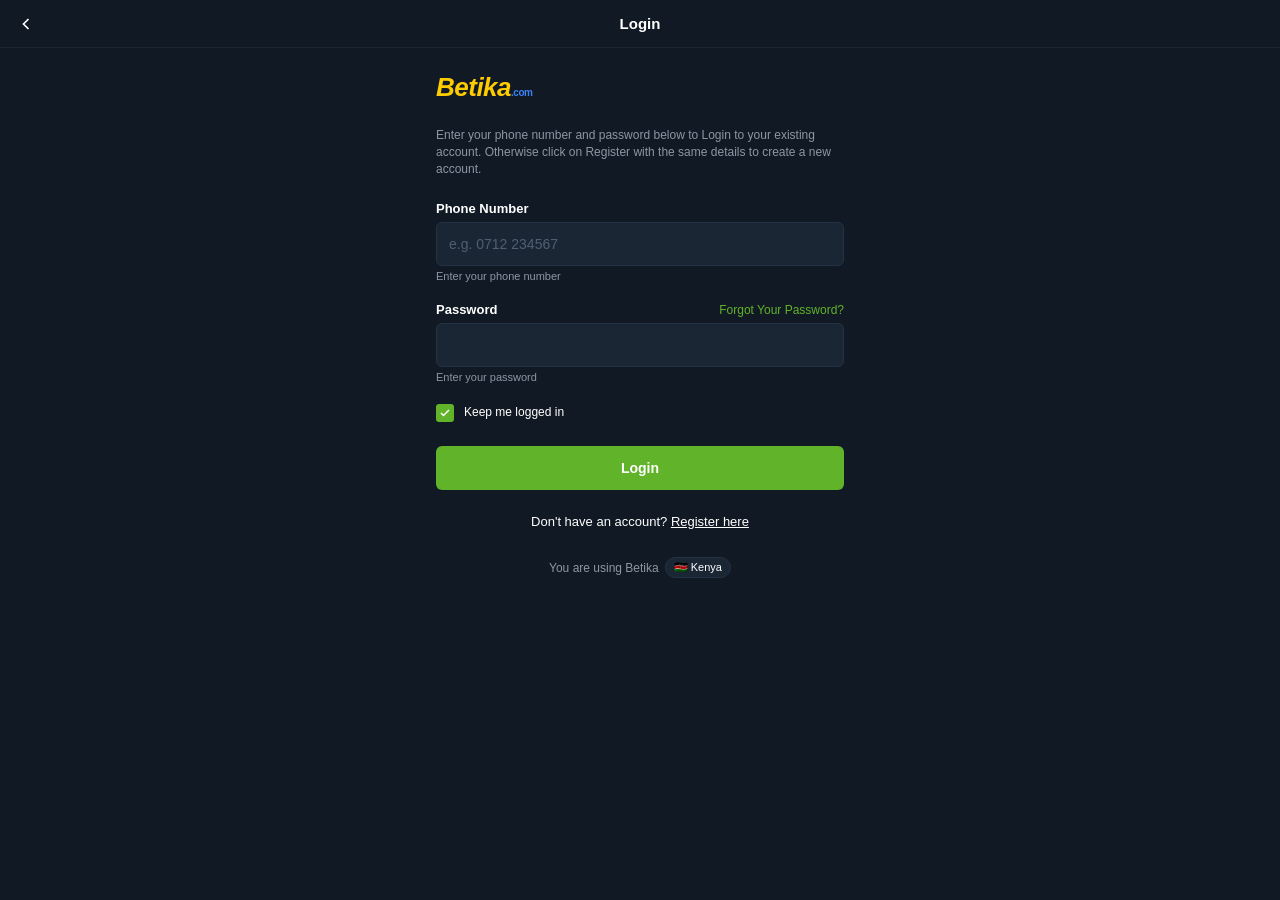
<file: login.html>
<!DOCTYPE html>
<html lang="en">
<head>
  <meta charset="UTF-8">
  <meta name="viewport" content="width=device-width, initial-scale=1.0">
  <title>Betika - Login / Register</title>
  <style>
    * {
      margin: 0;
      padding: 0;
      box-sizing: border-box;
      font-family: -apple-system, BlinkMacSystemFont, "Segoe UI", Roboto, Helvetica, Arial, sans-serif;
    }

    body {
      background-color: #111a24;
      color: #ffffff;
      min-height: 100vh;
      display: flex;
      flex-direction: column;
    }

    /* Top Navigation Bar */
    .top-bar {
      height: 48px;
      display: flex;
      align-items: center;
      justify-content: center;
      position: relative;
      background-color: #111a24;
      border-bottom: 1px solid #1a2634;
    }

    .back-btn {
      position: absolute;
      left: 16px;
      background: none;
      border: none;
      color: #ffffff;
      cursor: pointer;
      display: flex;
      align-items: center;
    }

    .page-title {
      font-size: 15px;
      font-weight: 600;
      color: #ffffff;
    }

    /* Main Container */
    .content {
      padding: 24px 16px;
      max-width: 440px;
      margin: 0 auto;
      width: 100%;
    }

    /* Betika Logo */
    .logo-container {
      margin-bottom: 24px;
    }

    .logo-text {
      font-size: 26px;
      font-weight: 900;
      color: #ffcc00;
      font-style: italic;
      letter-spacing: -0.5px;
    }

    .logo-sub {
      font-size: 10px;
      color: #3b82f6;
      font-style: normal;
      font-weight: bold;
    }

    /* Description Text */
    .desc-text {
      font-size: 12px;
      color: #8c96a5;
      line-height: 1.4;
      margin-bottom: 24px;
    }

    /* Form Fields */
    .form-group {
      margin-bottom: 20px;
      position: relative;
    }

    .label-row {
      display: flex;
      justify-content: space-between;
      align-items: center;
      margin-bottom: 6px;
    }

    .field-label {
      font-size: 13px;
      font-weight: 600;
      color: #ffffff;
    }

    .forgot-pass {
      font-size: 12px;
      color: #61b329;
      text-decoration: none;
      font-weight: 500;
    }

    .input-field {
      width: 100%;
      height: 44px;
      background-color: #1a2634;
      border: 1px solid #233345;
      border-radius: 6px;
      padding: 0 12px;
      color: #ffffff;
      font-size: 14px;
      outline: none;
    }

    .input-field::placeholder {
      color: #4f5f73;
    }

    .input-field:focus {
      border-color: #61b329;
    }

    .field-caption {
      font-size: 11px;
      color: #8c96a5;
      margin-top: 4px;
    }

    /* Checkbox Rows */
    .checkbox-row {
      display: flex;
      align-items: flex-start;
      gap: 10px;
      margin-top: 8px;
      margin-bottom: 24px;
    }

    .custom-checkbox {
      width: 18px;
      height: 18px;
      min-width: 18px;
      background-color: #61b329;
      border-radius: 3px;
      display: flex;
      align-items: center;
      justify-content: center;
      cursor: pointer;
      margin-top: 1px;
    }

    .checkbox-unchecked {
      background-color: #1a2634;
      border: 1px solid #233345;
    }

    .checkbox-text {
      font-size: 11px;
      color: #8c96a5;
      line-height: 1.4;
    }

    .checkbox-text a {
      color: #61b329;
      text-decoration: none;
    }

    /* Action Buttons */
    .btn-login {
      width: 100%;
      height: 44px;
      background-color: #61b329;
      border: none;
      border-radius: 6px;
      color: #ffffff;
      font-size: 14px;
      font-weight: 600;
      cursor: pointer;
      margin-bottom: 24px;
    }

    .btn-register-submit {
      width: 100%;
      height: 44px;
      background-color: #233345;
      border: none;
      border-radius: 6px;
      color: #8c96a5;
      font-size: 14px;
      font-weight: 600;
      cursor: pointer;
      margin-bottom: 24px;
    }

    /* Switch Option Link */
    .switch-link {
      text-align: center;
      font-size: 13px;
      color: #ffffff;
      margin-bottom: 28px;
    }

    .switch-link span {
      color: #ffffff;
      cursor: pointer;
      text-decoration: underline;
    }

    /* Country Badge */
    .country-badge {
      display: flex;
      align-items: center;
      justify-content: center;
      gap: 6px;
      font-size: 12px;
      color: #8c96a5;
    }

    .flag-pill {
      background-color: #1a2634;
      border: 1px solid #233345;
      padding: 3px 8px;
      border-radius: 12px;
      display: flex;
      align-items: center;
      gap: 4px;
      color: #ffffff;
      font-size: 11px;
    }
  </style>
</head>
<body>

  <!-- Top Bar -->
  <div class="top-bar">
    <button class="back-btn" onclick="window.location.href='index.html'">
      <svg width="20" height="20" viewBox="0 0 24 24" fill="none" stroke="currentColor" stroke-width="2">
        <path d="M15 18l-6-6 6-6"/>
      </svg>
    </button>
    <div class="page-title" id="topTitle">Login</div>
  </div>

  <!-- Content -->
  <div class="content">
    
    <!-- Logo -->
    <div class="logo-container">
      <span class="logo-text">Betika<span class="logo-sub">.com</span></span>
    </div>

    <!-- Description -->
    <p class="desc-text">
      Enter your phone number and password below to Login to your existing account. Otherwise click on Register with the same details to create a new account.
    </p>

    <!-- LOGIN FORM -->
    <form id="loginForm" onsubmit="handleAuth(event)">
      <div class="form-group">
        <div class="label-row">
          <label class="field-label">Phone Number</label>
        </div>
        <input type="tel" class="input-field" placeholder="e.g. 0712 234567" required>
        <div class="field-caption">Enter your phone number</div>
      </div>

      <div class="form-group">
        <div class="label-row">
          <label class="field-label">Password</label>
          <a href="#" class="forgot-pass">Forgot Your Password?</a>
        </div>
        <input type="password" class="input-field" placeholder="" required>
        <div class="field-caption">Enter your password</div>
      </div>

      <div class="checkbox-row">
        <div class="custom-checkbox">
          <svg width="12" height="12" viewBox="0 0 24 24" fill="none" stroke="#ffffff" stroke-width="3">
            <polyline points="20 6 9 17 4 12"></polyline>
          </svg>
        </div>
        <div class="checkbox-text" style="color: #ffffff; font-weight: 500; font-size: 12px; margin-top: 1px;">
          Keep me logged in
        </div>
      </div>

      <button type="submit" class="btn-login">Login</button>

      <div class="switch-link">
        Don't have an account? <span onclick="switchView('register')">Register here</span>
      </div>

      <div class="country-badge">
        You are using Betika 
        <div class="flag-pill">
          🇰🇪 Kenya
        </div>
      </div>
    </form>

    <!-- REGISTER FORM -->
    <form id="registerForm" onsubmit="handleAuth(event)" style="display: none;">
      <div class="form-group">
        <div class="label-row">
          <label class="field-label">Phone Number</label>
        </div>
        <input type="tel" class="input-field" placeholder="e.g. 0712 234567" required>
        <div class="field-caption">Enter your phone number</div>
      </div>

      <div class="form-group">
        <div class="label-row">
          <label class="field-label">Password</label>
        </div>
        <input type="password" class="input-field" placeholder="" required>
        <div class="field-caption">Enter your password</div>
      </div>

      <div class="form-group">
        <div class="label-row">
          <label class="field-label">Confirm Password</label>
        </div>
        <input type="password" class="input-field" placeholder="" required>
        <div class="field-caption">Confirm your password</div>
      </div>

      <div class="checkbox-row">
        <div class="custom-checkbox checkbox-unchecked" id="regTermsCheck" onclick="toggleCheckbox(this)">
          <svg width="12" height="12" viewBox="0 0 24 24" fill="none" stroke="#ffffff" stroke-width="3" style="display: none;">
            <polyline points="20 6 9 17 4 12"></polyline>
          </svg>
        </div>
        <div class="checkbox-text">
          By clicking Register you confirm to have read in detail, understood and agreed to the <a href="#">Terms and Conditions</a>, the <a href="#">Privacy policy</a> and also that you are over 18 years of age.
        </div>
      </div>

      <button type="submit" class="btn-register-submit" id="regSubmitBtn">Register</button>

      <div class="switch-link">
        <span onclick="switchView('login')">Already have a registration code?</span>
      </div>
    </form>

  </div>

  <script>
    function switchView(view) {
      const loginForm = document.getElementById('loginForm');
      const registerForm = document.getElementById('registerForm');
      const topTitle = document.getElementById('topTitle');

      if (view === 'register') {
        loginForm.style.display = 'none';
        registerForm.style.display = 'block';
        topTitle.innerText = 'Register';
      } else {
        registerForm.style.display = 'none';
        loginForm.style.display = 'block';
        topTitle.innerText = 'Login';
      }
    }

    function toggleCheckbox(el) {
      const icon = el.querySelector('svg');
      const submitBtn = document.getElementById('regSubmitBtn');

      if (el.classList.contains('checkbox-unchecked')) {
        el.classList.remove('checkbox-unchecked');
        icon.style.display = 'block';
        submitBtn.style.backgroundColor = '#61b329';
        submitBtn.style.color = '#ffffff';
      } else {
        el.classList.add('checkbox-unchecked');
        icon.style.display = 'none';
        submitBtn.style.backgroundColor = '#233345';
        submitBtn.style.color = '#8c96a5';
      }
    }

    function handleAuth(event) {
      event.preventDefault();
      localStorage.setItem('isLoggedIn', 'true');
      window.location.href = 'index.html';
    }
  </script>
</body>
</html>
</file>
<file: style.css>
body {
    background-color: #121824;
    color: #ffffff;
    font-family: Arial, sans-serif;
    margin: 0;
    padding: 0;
    padding-bottom: 75px;
}

/* Header Styles */
.navbar {
    background-color: #161f2e;
    padding: 10px 12px;
    display: flex;
    justify-content: space-between;
    align-items: center;
    border-bottom: 1px solid #2a3b4c;
}

.nav-left {
    display: flex;
    align-items: center;
    gap: 12px;
}

.menu-btn {
    background: none;
    border: none;
    color: #fff;
    font-size: 20px;
    cursor: pointer;
}

.logo {
    color: #ffcc00;
    font-weight: bold;
    font-size: 20px;
    font-style: italic;
}

.logo-dot {
    color: #4ade80;
}

.nav-right {
    display: flex;
    align-items: center;
    gap: 12px;
}

.login-link {
    color: #cbd5e1;
    text-decoration: none;
    font-size: 13px;
    font-weight: bold;
}

.register-btn {
    background-color: #84cc16;
    color: #000;
    padding: 5px 12px;
    border-radius: 4px;
    text-decoration: none;
    font-weight: bold;
    font-size: 13px;
}

.search-btn {
    background: none;
    border: none;
    color: #fff;
    font-size: 16px;
    cursor: pointer;
}

/* Categories Scroll Bar */
.categories-bar {
    display: flex;
    flex-direction: row;
    background-color: #161f2e;
    overflow-x: auto;
    overflow-y: hidden;
    padding: 6px 8px;
    gap: 6px;
    white-space: nowrap;
    border-bottom: 1px solid #2a3b4c;
    scrollbar-width: none;
}

.categories-bar::-webkit-scrollbar {
    display: none;
}

.cat-item {
    background-color: #1b2636;
    border: none;
    border-radius: 6px;
    color: #8c9bae;
    cursor: pointer;
    padding: 6px 10px;
    flex-shrink: 0;
    display: flex;
    flex-direction: column;
    align-items: center;
    justify-content: center;
    min-width: 65px;
    position: relative;
}

.cat-icon {
    display: flex;
    align-items: center;
    justify-content: center;
    margin-bottom: 2px;
    color: #8c9bae;
}

.cat-label {
    font-size: 10px;
    color: #8c9bae;
}

.cat-item.active {
    background-color: #24344d;
    color: #ffffff;
    border-bottom: 2px solid #ffcc00;
}

.cat-item.active .cat-icon,
.cat-item.active .cat-label {
    color: #ffffff;
    font-weight: bold;
}

/* Virtuals "NEW" Badge */
.cat-item.has-badge {
    position: relative;
}

.badge {
    position: absolute;
    top: 2px;
    right: 4px;
    background-color: #ef4444;
    color: #fff;
    font-size: 7px;
    font-weight: bold;
    padding: 1px 3px;
    border-radius: 3px;
}

/* Sub-Filters Tabs Bar */
.sub-filters {
    display: flex;
    background-color: #161f2e;
    padding: 10px 12px;
    gap: 20px;
    font-size: 13px;
    color: #8c9bae;
    overflow-x: auto;
    white-space: nowrap;
    scrollbar-width: none;
    border-bottom: 1px solid #1b2636;
}

.sub-filters::-webkit-scrollbar {
    display: none;
}

.sub-filters .active-tab {
    color: #ffcc00;
    font-weight: bold;
}

/* Filter Dropdowns Toolbar */
.filter-toolbar {
    display: flex;
    background-color: #161f2e;
    padding: 8px 12px;
    gap: 8px;
    border-bottom: 1px solid #2a3b4c;
    overflow-x: auto;
    scrollbar-width: none;
}

.filter-dropdown {
    background-color: #1b2636;
    border: 1px solid #2a3b4c;
    color: #cbd5e1;
    padding: 5px 10px;
    border-radius: 4px;
    font-size: 11px;
    cursor: pointer;
    white-space: nowrap;
}

.promo-banner-img {
    width: 100%;
    height: auto;
    background-image: url('1784289103776-punchikapromo-2000x456-homepage-3--1.webp');
    background-size: 100% auto;
    background-position: center;
    background-repeat: no-repeat;
    aspect-ratio: 2000 / 456;
    margin: 0;
}



.banner-tag {
    font-size: 9px;
    font-weight: bold;
    letter-spacing: 0.5px;
}

.promo-banner h2 {
    margin: 2px 0;
    font-size: 20px;
    font-weight: 900;
}

.promo-banner p {
    margin: 0;
    font-size: 11px;
    font-weight: bold;
}

/* Match Container & Cards */
.container {
    padding: 10px;
    max-width: 600px;
    margin: auto;
}

.market-header {
    display: flex;
    justify-content: space-between;
    font-size: 11px;
    color: #64748b;
    padding: 0 5px 6px 5px;
}

.market-odds-labels {
    display: grid;
    grid-template-columns: repeat(3, 1fr);
    width: 62%;
    text-align: center;
    font-weight: bold;
}

.match-card {
    background-color: #1b2636;
    border-radius: 6px;
    margin-bottom: 10px;
    padding: 10px;
    border: 1px solid #24344d;
}

.match-header-row {
    display: flex;
    justify-content: space-between;
    font-size: 10px;
    color: #8c9bae;
    margin-bottom: 8px;
}

.match-body {
    display: flex;
    justify-content: space-between;
    align-items: center;
}

.team-names h4 {
    margin: 0;
    font-size: 13px;
    color: #ffffff;
    line-height: 1.4;
}

.odds-grid {
    display: grid;
    grid-template-columns: repeat(3, 1fr);
    gap: 6px;
    width: 62%;
}

.odd-btn {
    background-color: rgba(255, 255, 255, 0.08);
    border: none;
    border-radius: 16px;
    color: white;
    padding: 8px 4px;
    cursor: pointer;
    text-align: center;
}


.odd-btn:hover {
    background-color: #ffcc00;
    color: #000;
}

.odd-btn .value {
    font-size: 13px;
    font-weight: bold;
}

.match-footer {
    display: flex;
    justify-content: flex-end;
    margin-top: 8px;
    border-top: 1px solid #24344d;
    padding-top: 6px;
}

.markets-count {
    font-size: 10px;
    color: #4ade80;
    font-weight: bold;
}

/* Bottom Navigation Bar */
.bottom-nav {
    position: fixed;
    bottom: 0;
    left: 0;
    width: 100%;
    background-color: #121a24;
    display: flex;
    justify-content: space-around;
    align-items: center;
    padding: 6px 0;
    border-top: 1px solid #2a3b4c;
    z-index: 1000;
}

.nav-link {
    text-align: center;
    font-size: 10px;
    color: #8c9bae;
    cursor: pointer;
    display: flex;
    flex-direction: column;
    align-items: center;
    background: none;
    border: none;
    padding: 0;
}

.nav-link.active {
    color: #ffcc00 !important;
        
}

.nav-link span {
    font-size: 9px;
    margin-top: 2px;
}

/* Centered Floating Action Button */
.center-slip {
    background-color: #ffcc00;
    color: #000;
    width: 42px;
    height: 42px;
    border-radius: 50%;
    display: flex;
    align-items: center;
    justify-content: center;
    margin-top: -16px;
    box-shadow: 0 4px 6px rgba(0,0,0,0.4);
    border: 3px solid #121a24;
}
/* Fix icon background blocks */
.nav-link svg {
    background: transparent !important;
    background-color: transparent !important;
}
/* Fix Sticky Header & Navigation */
body {
    overflow-x: hidden;
}

/* Wrap top elements to stay sticky together */
header, .top-nav, .sub-nav, .filters-bar {
    position: sticky;
    top: 0;
    z-index: 1000;
    background-color: #121a24;
}
/* Remove card boxes and inner backgrounds completely */
.match-card, 
.match-header-row, 
.match-body, 
.match-footer {
    background-color: transparent !important;
    background: none !important;
    border: none !important;
    box-shadow: none !important;
}

/* Add a clean separator line between match rows */
.match-card {
    border-bottom: 1px solid rgba(255, 255, 255, 0.08) !important;
    border-radius: 0 !important;
    padding: 12px 16px !important;
    margin-bottom: 0 !important;
}
/* Ultimate box background stripper */
main.container div.match-card, 
main div.match-card, 
.match-card {
    background: transparent none !important;
    background-color: transparent !important;
    border-top: none !important;
    border-left: none !important;
    border-right: none !important;
    border-bottom: 1px solid rgba(255, 255, 255, 0.1) !important;
    box-shadow: none !important;
}
/* Side Menu Drawer Hidden & Slide Styling */
.side-menu-drawer {
    position: fixed;
    top: 0;
    left: -300px;
    width: 290px;
    height: 100%;
    background-color: #121a24;
    color: #ffffff;
    z-index: 3000;
    transition: left 0.3s ease-in-out;
    overflow-y: auto;
    box-shadow: 4px 0 20px rgba(0,0,0,0.7);
}

.side-menu-drawer.open {
    left: 0;
}

.menu-overlay {
    position: fixed;
    top: 0;
    left: 0;
    width: 100%;
    height: 100%;
    background-color: rgba(0,0,0,0.6);
    z-index: 2500;
    display: none;
}

.menu-overlay.open {
    display: block;
}

.drawer-header {
    display: flex;
    align-items: center;
    padding: 16px;
    background-color: #16202b;
    border-bottom: 1px solid rgba(255,255,255,0.08);
    position: sticky;
    top: 0;
    z-index: 10;
}

.drawer-close-btn {
    background: none;
    border: none;
    color: #ffffff;
    font-size: 26px;
    cursor: pointer;
    margin-right: 16px;
}

.drawer-links {
    display: flex;
    flex-direction: column;
    padding: 8px 0;
    border-bottom: 1px solid rgba(255,255,255,0.08);
}

.drawer-links a {
    display: flex;
    align-items: center;
    padding: 12px 20px;
    color: #ffffff;
    text-decoration: none;
    font-size: 14px;
}

.drawer-links a span {
    margin-right: 14px;
    font-size: 16px;
}

.badge-new {
    background-color: #333d4a;
    color: #ffcc00;
    font-size: 10px;
    padding: 2px 6px;
    border-radius: 4px;
    margin-left: auto;
}

.drawer-section-title {
    font-size: 12px;
    color: #8c9bae;
    padding: 14px 20px 6px 20px;
    text-transform: uppercase;
    letter-spacing: 0.5px;
}

.drawer-section-box {
    background-color: #16202b;
    margin: 0 12px 12px 12px;
    border-radius: 8px;
    overflow: hidden;
    border: 1px solid rgba(255,255,255,0.04);
}

.drawer-row {
    display: flex;
    justify-content: space-between;
    align-items: center;
    padding: 12px 16px;
    font-size: 14px;
    border-bottom: 1px solid rgba(255,255,255,0.04);
}

.drawer-sub-link {
    display: block;
    padding: 12px 16px;
    color: #ffffff;
    text-decoration: none;
    font-size: 14px;
    border-bottom: 1px solid rgba(255,255,255,0.04);
}

.legal-box {
    padding: 12px 16px;
    font-size: 11px;
    color: #8c9bae;
    line-height: 1.4;
}

.age-limit {
    color: #ffcc00;
    margin-top: 6px;
    font-weight: bold;
}
</file>
